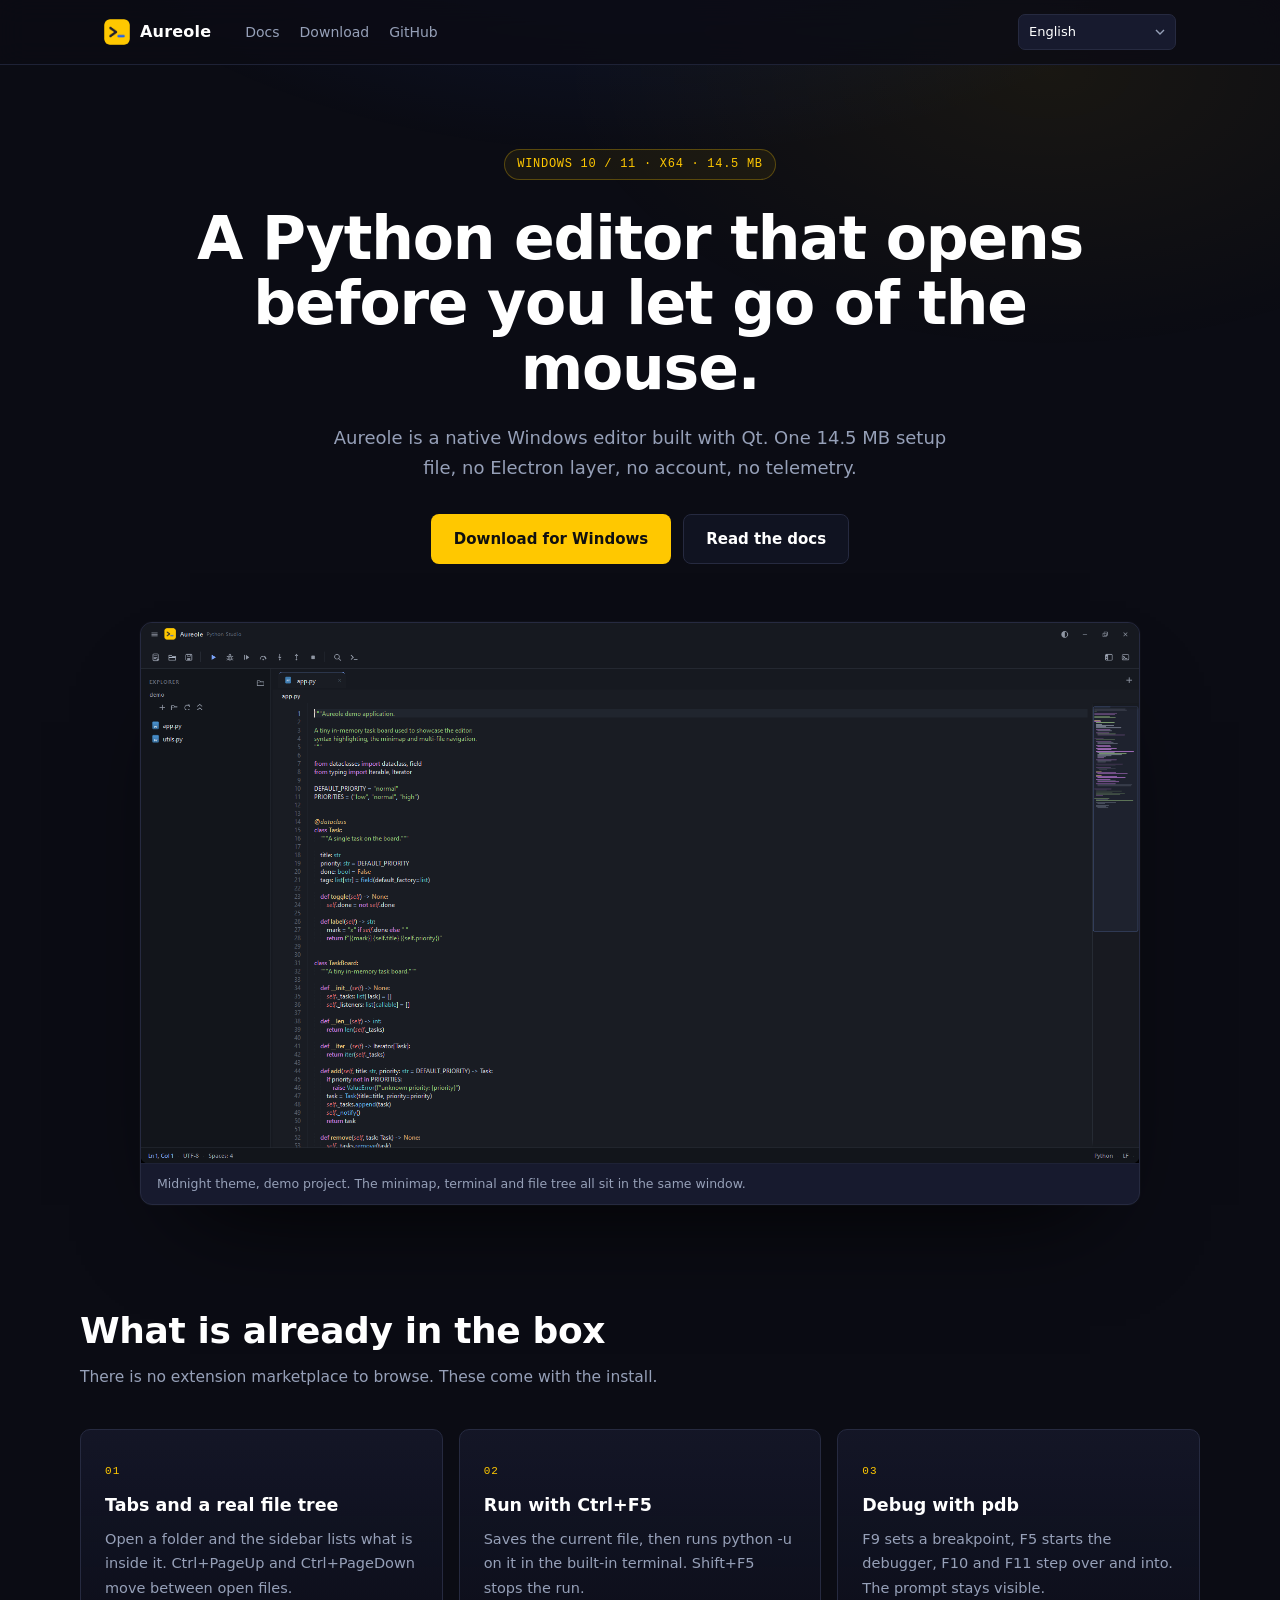
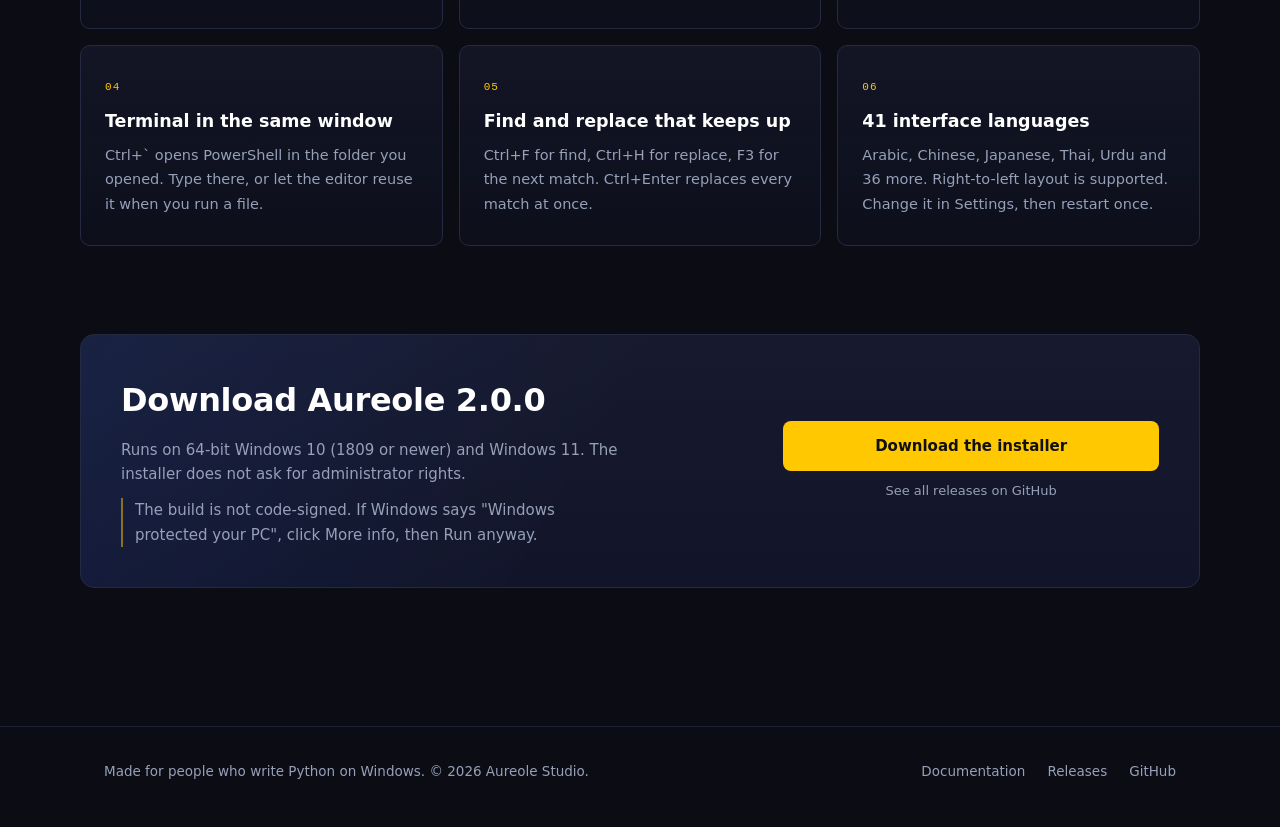
<file: index.html>
<!DOCTYPE html>
<html lang="en">
<head>
<meta charset="utf-8">
<meta name="viewport" content="width=device-width, initial-scale=1">
<title>Aureole · A Python editor for Windows</title>
<meta name="description" content="Aureole is a native Windows editor built with Qt. One 14.5 MB setup file, no Electron layer, no account, no telemetry.">
<meta name="theme-color" content="#0b0c14">
<link rel="icon" href="assets/img/favicon.ico">
<meta property="og:type" content="website">
<meta property="og:title" content="Aureole · A Python editor for Windows">
<meta property="og:description" content="Native Qt editor for Windows. Tabs, file tree, terminal, pdb debugging and 41 interface languages.">
<meta property="og:image" content="assets/img/editor.png">
<link rel="stylesheet" href="assets/css/site.css?v=2.0.1">
</head>
<body>
<a class="skip" href="#main">Skip to content</a>

<header class="site-header">
  <div class="wrap header-inner">
    <a class="brand" href="index.html">
      <img src="assets/img/favicon.ico" alt="" width="26" height="26">
      <span>Aureole</span>
    </a>
    <nav class="nav" aria-label="Main">
      <a href="docs.html" data-i18n="nav.docs">Docs</a>
      <a href="#download" data-i18n="nav.download">Download</a>
      <a href="https://github.com/xazBili/aureole" data-link="repo" data-i18n="nav.github">GitHub</a>
    </nav>
    <div class="header-right">
      <select id="lang-select" class="lang-select" aria-label="Language"></select>
    </div>
  </div>
</header>

<main id="main">
  <section class="hero wrap">
    <span class="kicker" data-i18n="hero.kicker">Windows 10 / 11 · x64 · 14.5 MB</span>
    <h1 data-i18n="hero.title">A Python editor that opens before you let go of the mouse.</h1>
    <p class="lead" data-i18n="hero.sub">Aureole is a native Windows editor built with Qt. One 14.5 MB setup file, no Electron layer, no account, no telemetry.</p>
    <div class="hero-actions">
      <a class="btn btn-primary" href="downloads/AureoleSetup-2.0.0.exe" data-link="download" data-i18n="hero.download">Download for Windows</a>
      <a class="btn btn-ghost" href="docs.html" data-link="docs" data-i18n="hero.docs">Read the docs</a>
    </div>

    <figure class="shot">
      <img src="assets/img/editor.png" alt="Aureole editor showing a Python file with the sidebar, minimap and status bar." width="1024" height="548" loading="lazy">
      <figcaption data-i18n="shot.caption">Midnight theme, demo project. The minimap, terminal and file tree all sit in the same window.</figcaption>
    </figure>
  </section>

  <section class="section wrap" id="features">
    <div class="section-head">
      <h2 data-i18n="feat.title">What is already in the box</h2>
      <p data-i18n="feat.sub">There is no extension marketplace to browse. These come with the install.</p>
    </div>

    <div class="features">
      <article class="card">
        <span class="num">01</span>
        <h3 data-i18n="f1.t">Tabs and a real file tree</h3>
        <p data-i18n="f1.d">Open a folder and the sidebar lists what is inside it. Ctrl+PageUp and Ctrl+PageDown move between open files.</p>
      </article>
      <article class="card">
        <span class="num">02</span>
        <h3 data-i18n="f2.t">Run with Ctrl+F5</h3>
        <p data-i18n="f2.d">Saves the current file, then runs python -u on it in the built-in terminal. Shift+F5 stops the run.</p>
      </article>
      <article class="card">
        <span class="num">03</span>
        <h3 data-i18n="f3.t">Debug with pdb</h3>
        <p data-i18n="f3.d">F9 sets a breakpoint, F5 starts the debugger, F10 and F11 step over and into. The prompt stays visible.</p>
      </article>
      <article class="card">
        <span class="num">04</span>
        <h3 data-i18n="f4.t">Terminal in the same window</h3>
        <p data-i18n="f4.d">Ctrl+` opens PowerShell in the folder you opened. Type there, or let the editor reuse it when you run a file.</p>
      </article>
      <article class="card">
        <span class="num">05</span>
        <h3 data-i18n="f5.t">Find and replace that keeps up</h3>
        <p data-i18n="f5.d">Ctrl+F for find, Ctrl+H for replace, F3 for the next match. Ctrl+Enter replaces every match at once.</p>
      </article>
      <article class="card">
        <span class="num">06</span>
        <h3 data-i18n="f6.t">41 interface languages</h3>
        <p data-i18n="f6.d">Arabic, Chinese, Japanese, Thai, Urdu and 36 more. Right-to-left layout is supported. Change it in Settings, then restart once.</p>
      </article>
    </div>
  </section>

  <section class="section wrap" id="download" style="padding-top: 10px;">
    <div class="download">
      <div>
        <h2 data-i18n="dl.title">Download Aureole 2.0.0</h2>
        <p data-i18n="dl.sub">Runs on 64-bit Windows 10 (1809 or newer) and Windows 11. The installer does not ask for administrator rights.</p>
        <p class="note" data-i18n="dl.note">The build is not code-signed. If Windows says "Windows protected your PC", click More info, then Run anyway.</p>
      </div>
      <div class="actions">
        <a class="btn btn-primary" href="downloads/AureoleSetup-2.0.0.exe" data-link="download" data-i18n="dl.button">Download the installer</a>
        <a class="alt-link" href="https://github.com/xazBili/aureole/releases" data-link="releases" data-i18n="dl.alt">See all releases on GitHub</a>
      </div>
    </div>
  </section>
</main>

<footer class="site-footer">
  <div class="wrap footer-inner">
    <p><span data-i18n="foot.line">Made for people who write Python on Windows.</span> © <span id="year">2026</span> Aureole Studio.</p>
    <div class="footer-links">
      <a href="docs.html" data-link="docs" data-i18n="foot.docs">Documentation</a>
      <a href="https://github.com/xazBili/aureole/releases" data-link="releases" data-i18n="foot.releases">Releases</a>
      <a href="https://github.com/xazBili/aureole" data-link="repo" data-i18n="foot.repo">GitHub</a>
    </div>
  </div>
</footer>

<script src="assets/js/config.js?v=2.0.1"></script>
<script src="assets/js/i18n-core.js?v=2.0.1"></script>
<script src="assets/js/i18n-1.js?v=2.0.1"></script>
<script src="assets/js/i18n-2.js?v=2.0.1"></script>
<script src="assets/js/i18n-3.js?v=2.0.1"></script>
<script src="assets/js/i18n-4.js?v=2.0.1"></script>
<script src="assets/js/site.js?v=2.0.1"></script>
</body>
</html>
</file>
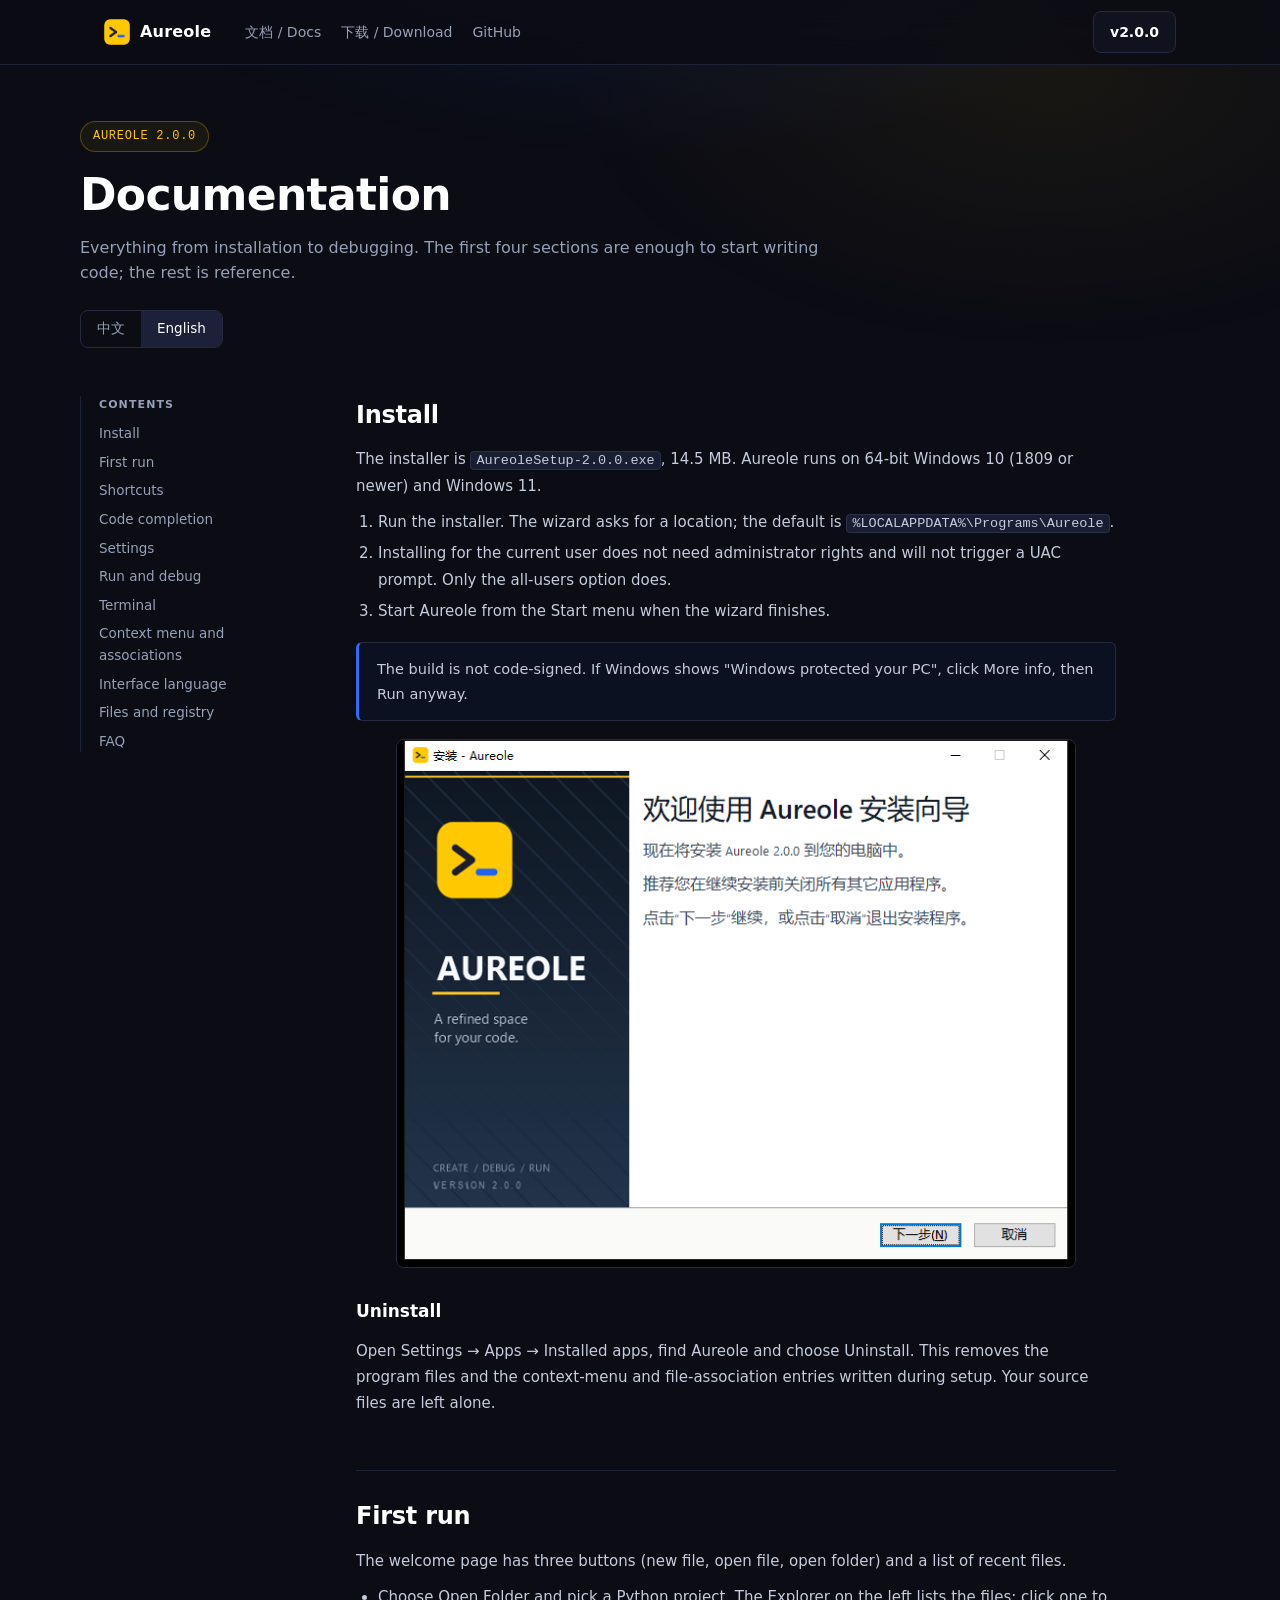
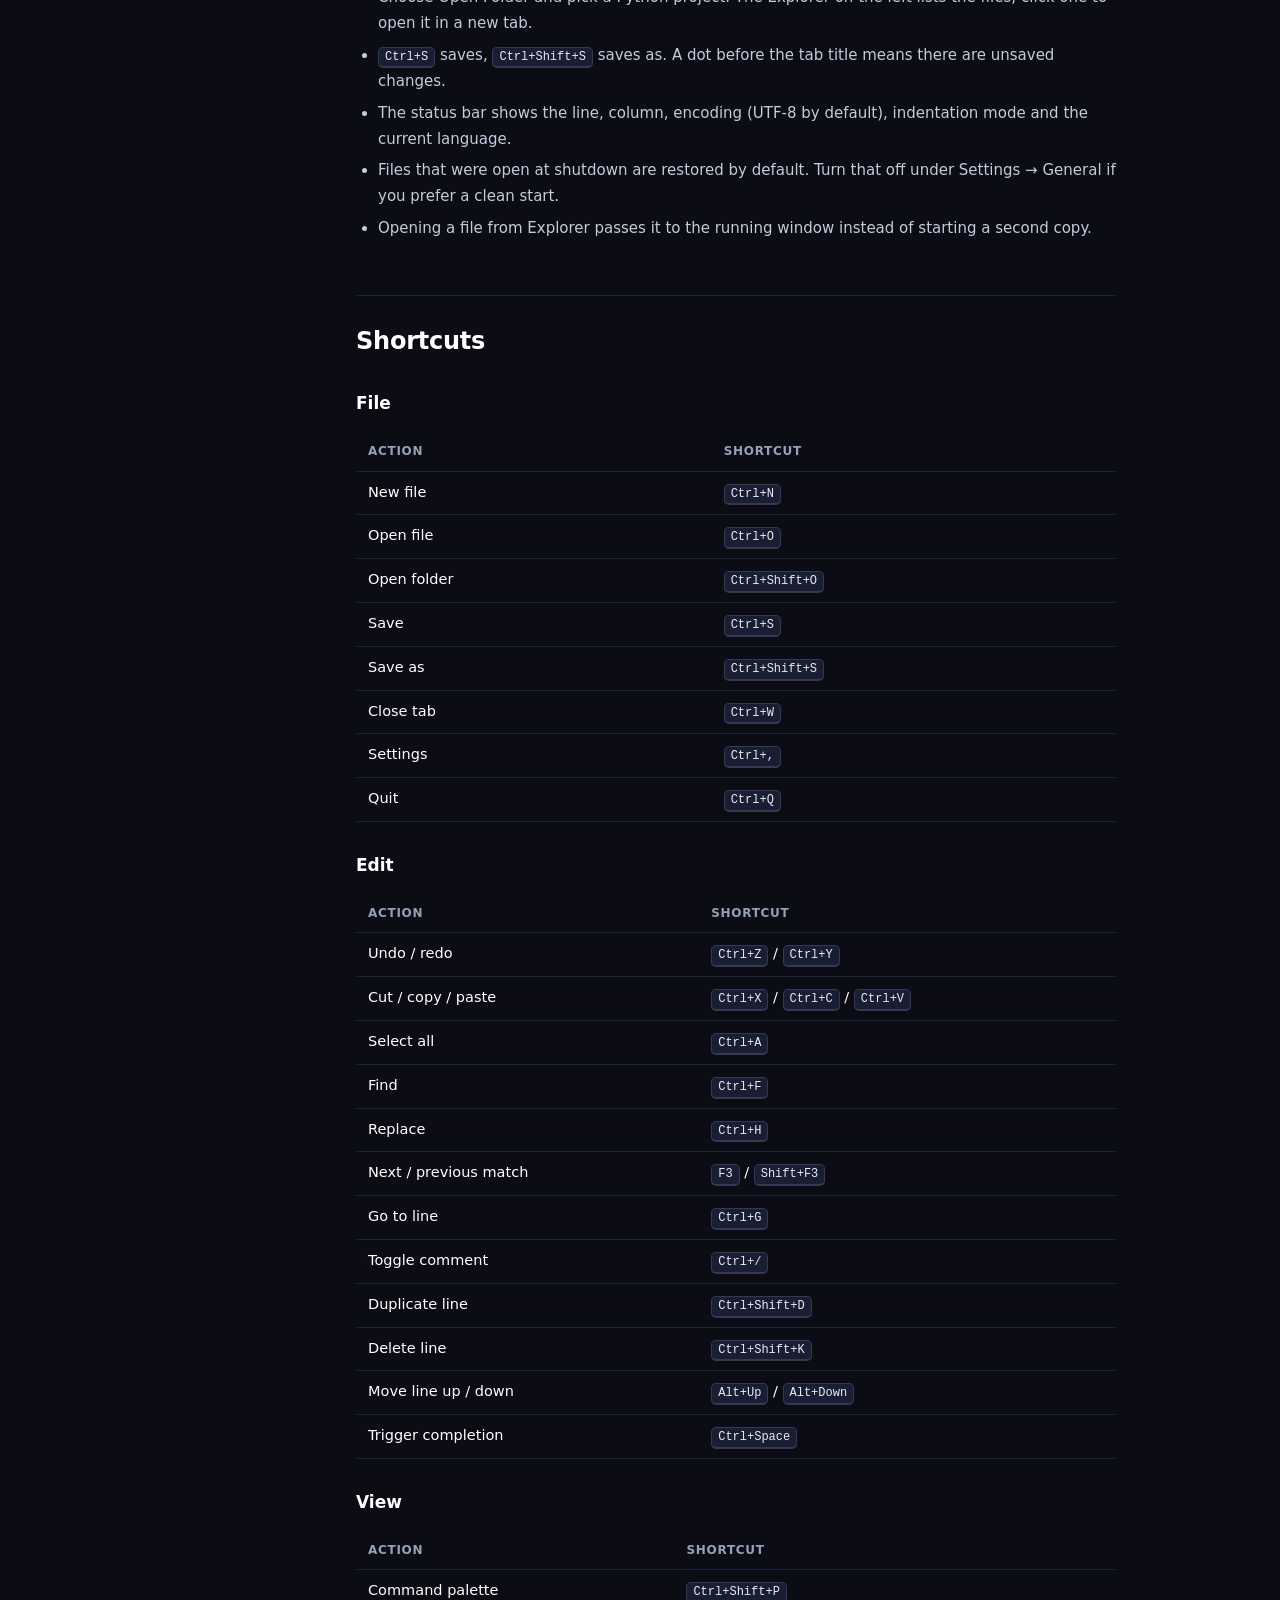
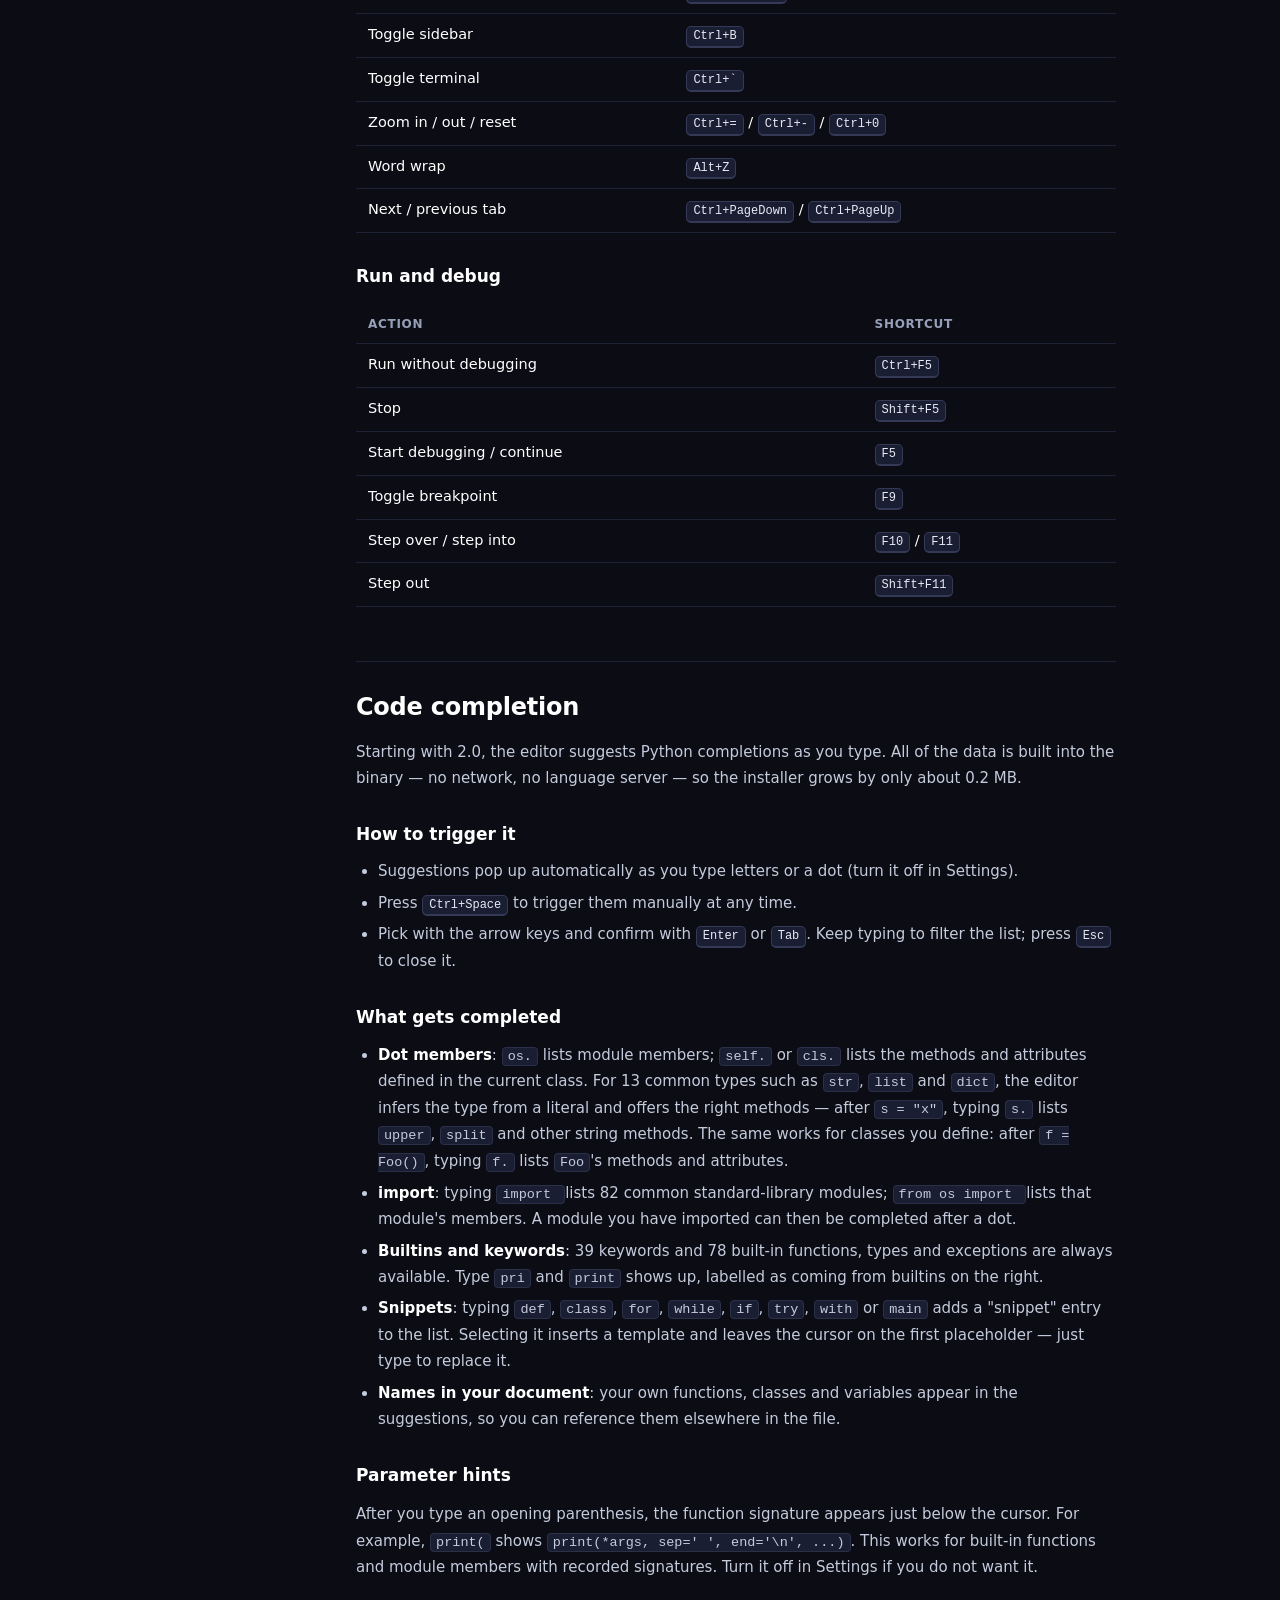
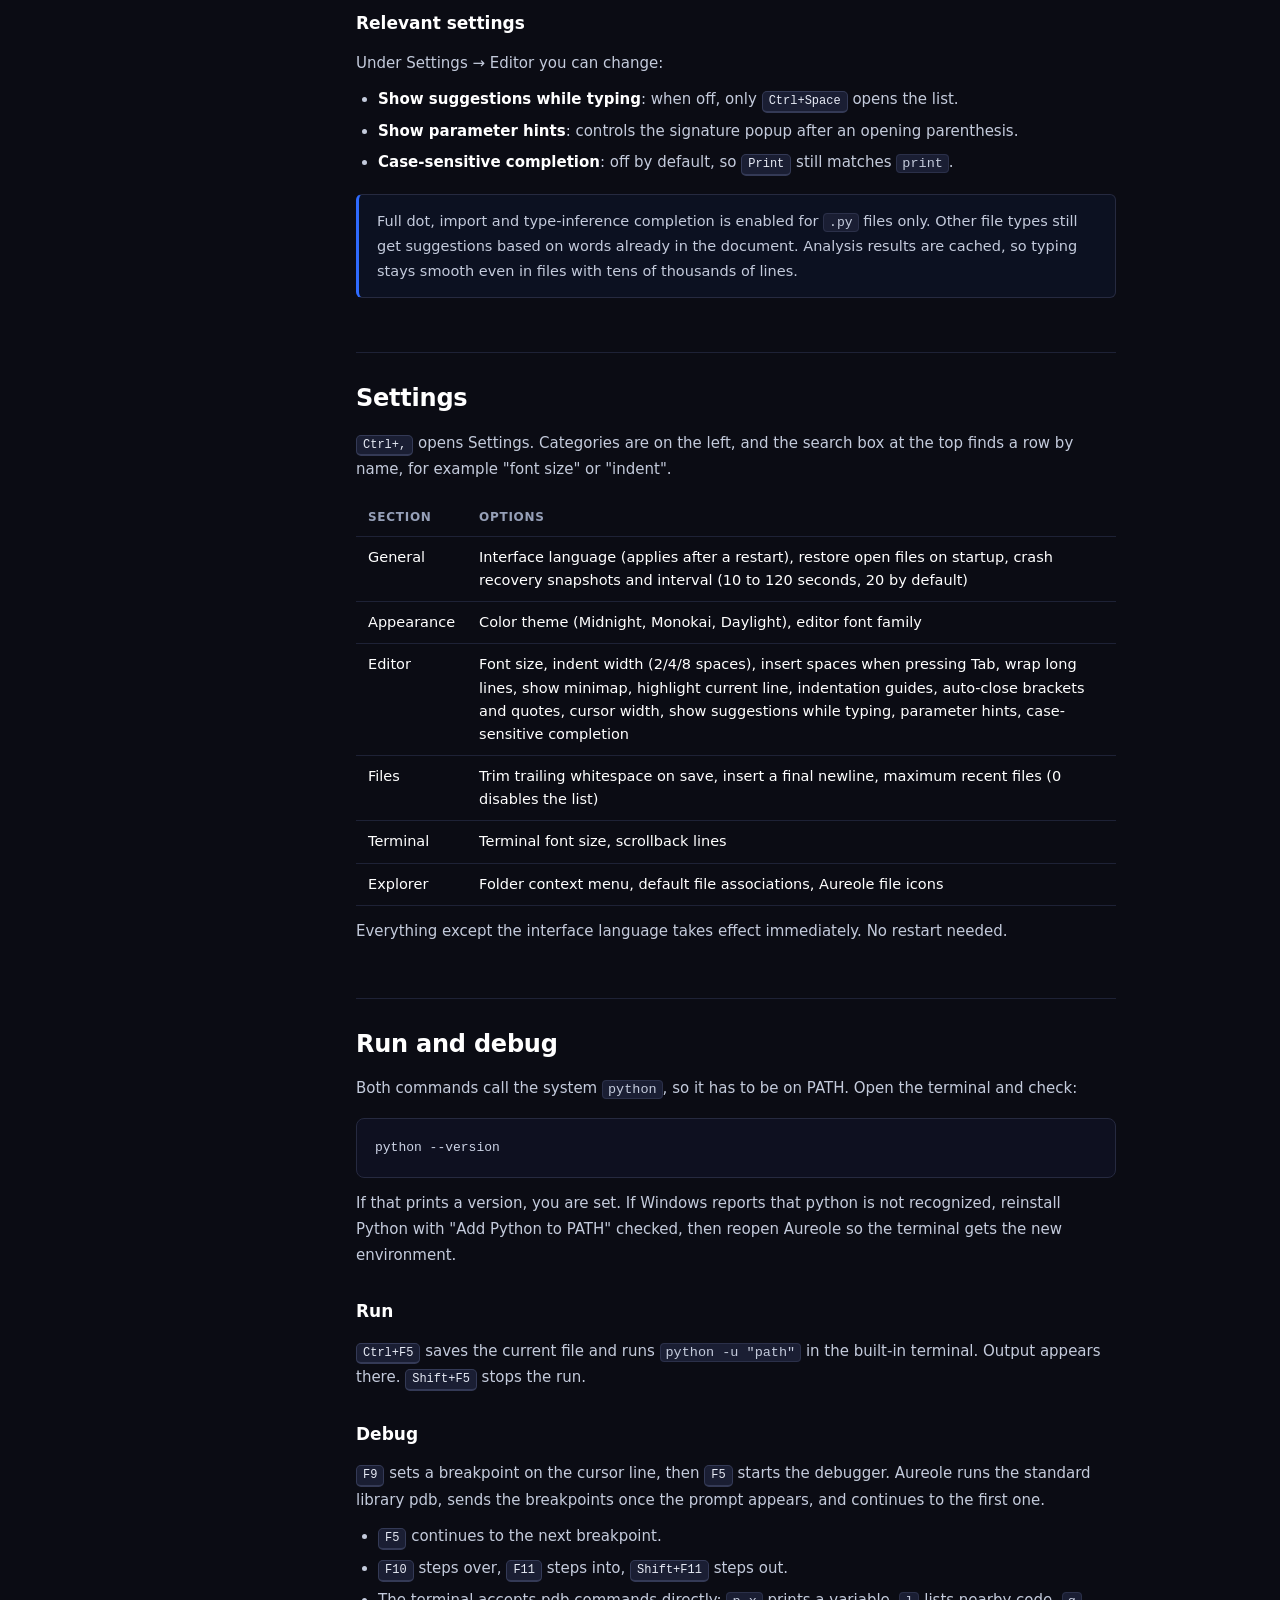
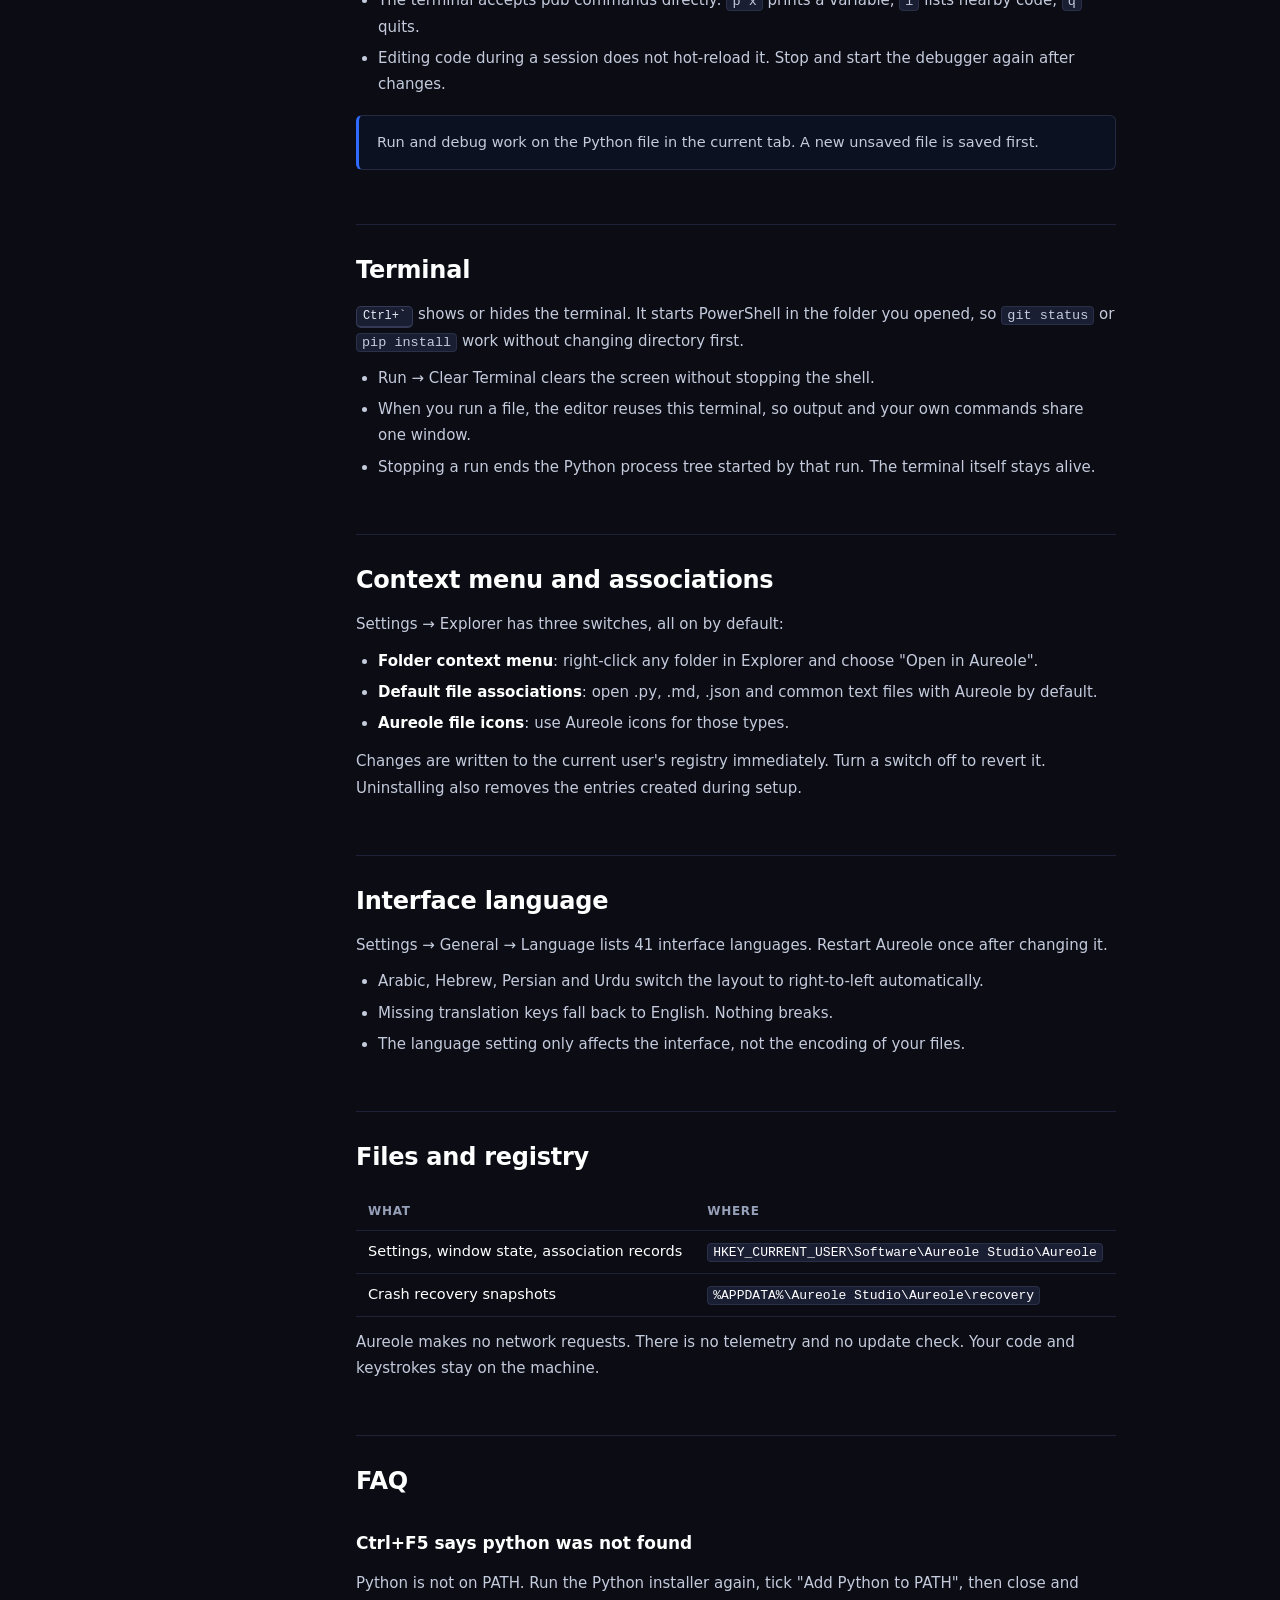
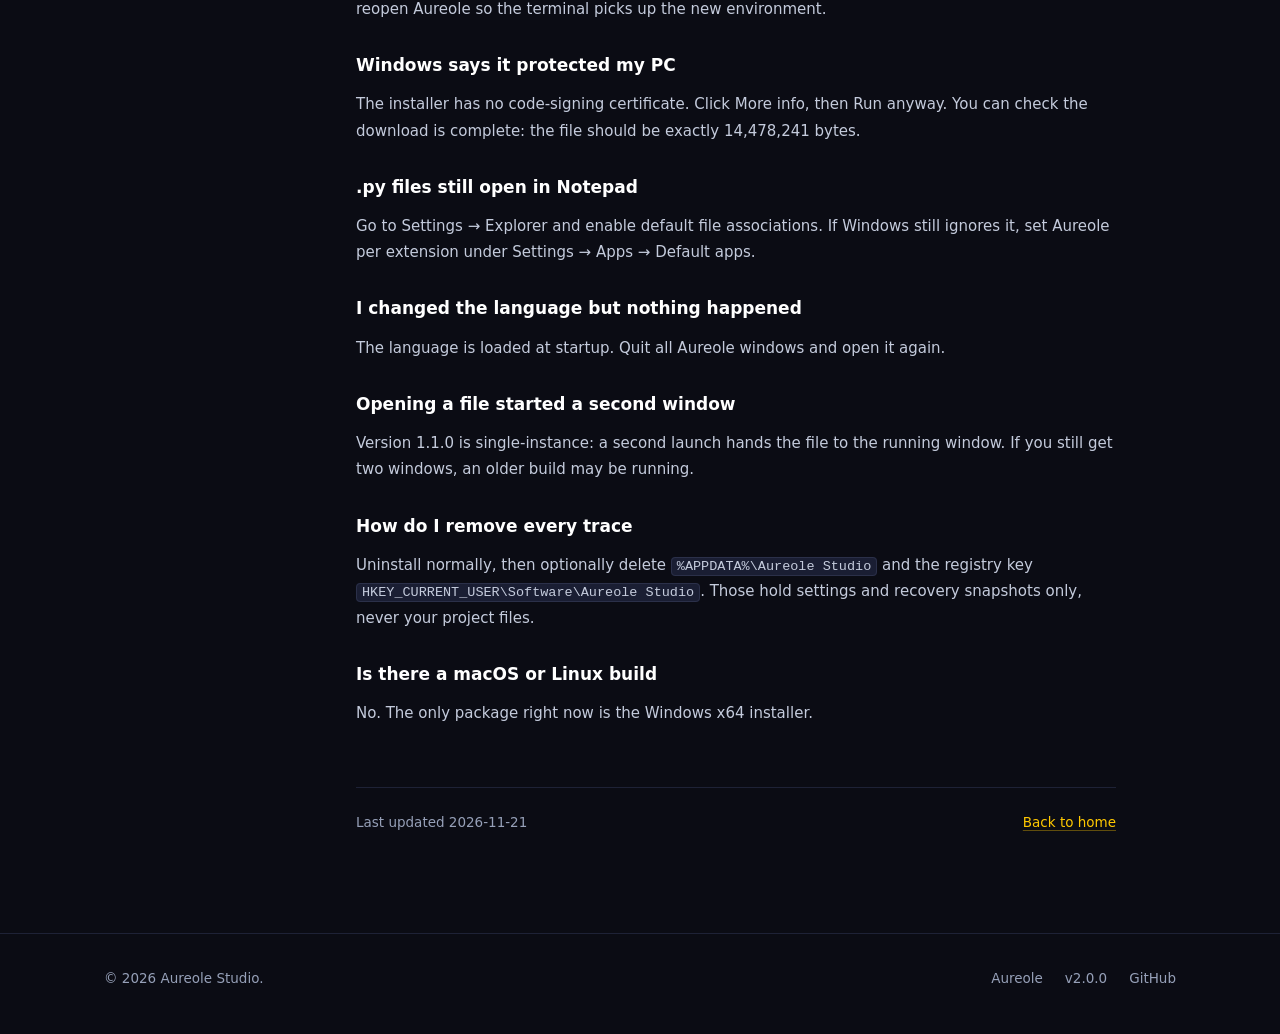
<file: docs.html>
<!DOCTYPE html>
<html lang="zh-CN">
<head>
<meta charset="utf-8">
<meta name="viewport" content="width=device-width, initial-scale=1">
<title>Aureole · 使用文档 / Documentation</title>
<meta name="description" content="Aureole 安装、快捷键、设置、运行与调试、终端、文件关联和常见问题。Install, shortcuts, settings, debugging and FAQ.">
<meta name="theme-color" content="#0b0c14">
<link rel="icon" href="assets/img/favicon.ico">
<link rel="stylesheet" href="assets/css/site.css?v=2.0.1">
</head>
<body>
<a class="skip" href="#main">Skip to content</a>

<header class="site-header">
  <div class="wrap header-inner">
    <a class="brand" href="index.html">
      <img src="assets/img/favicon.ico" alt="" width="26" height="26">
      <span>Aureole</span>
    </a>
    <nav class="nav" aria-label="Main">
      <a href="docs.html" aria-current="page">文档 / Docs</a>
      <a href="index.html#download">下载 / Download</a>
      <a href="https://github.com/xazBili/aureole">GitHub</a>
    </nav>
    <div class="header-right">
      <a class="btn btn-ghost btn-sm" href="index.html#download">v2.0.0</a>
    </div>
  </div>
</header>

<main id="main">
  <section class="wrap docs-main">
    <div class="docs-head">
      <span class="kicker">Aureole 2.0.0</span>
      <h1>
        <span data-doc-lang="zh">使用文档</span>
        <span data-doc-lang="en" hidden>Documentation</span>
      </h1>
      <p>
        <span data-doc-lang="zh">从安装到调试的完整说明。先看前四节就能开始写代码，后面的内容遇到问题再查。</span>
        <span data-doc-lang="en" hidden>Everything from installation to debugging. The first four sections are enough to start writing code; the rest is reference.</span>
      </p>
      <div class="docs-lang" role="group" aria-label="Documentation language">
        <button type="button" data-doc-btn="zh">中文</button>
        <button type="button" data-doc-btn="en">English</button>
      </div>
    </div>

    <div class="docs-layout">
      <aside class="toc" data-doc-lang="zh">
        <strong>目录</strong>
        <ol>
          <li><a href="#zh-install">安装</a></li>
          <li><a href="#zh-first">第一次打开</a></li>
          <li><a href="#zh-keys">快捷键</a></li>
          <li><a href="#zh-completion">智能补全</a></li>
          <li><a href="#zh-settings">设置</a></li>
          <li><a href="#zh-run">运行与调试</a></li>
          <li><a href="#zh-terminal">内置终端</a></li>
          <li><a href="#zh-shell">右键菜单与文件关联</a></li>
          <li><a href="#zh-language">界面语言</a></li>
          <li><a href="#zh-data">数据与位置</a></li>
          <li><a href="#zh-faq">常见问题</a></li>
        </ol>
      </aside>

      <aside class="toc" data-doc-lang="en" hidden>
        <strong>Contents</strong>
        <ol>
          <li><a href="#en-install">Install</a></li>
          <li><a href="#en-first">First run</a></li>
          <li><a href="#en-keys">Shortcuts</a></li>
          <li><a href="#en-completion">Code completion</a></li>
          <li><a href="#en-settings">Settings</a></li>
          <li><a href="#en-run">Run and debug</a></li>
          <li><a href="#en-terminal">Terminal</a></li>
          <li><a href="#en-shell">Context menu and associations</a></li>
          <li><a href="#en-language">Interface language</a></li>
          <li><a href="#en-data">Files and registry</a></li>
          <li><a href="#en-faq">FAQ</a></li>
        </ol>
      </aside>

      <article class="doc-body" data-doc-lang="zh">
        <h2 id="zh-install">安装</h2>
        <p>Aureole 2.0.0 的安装包是 <code>AureoleSetup-2.0.0.exe</code>，14.5 MB。系统要求是 64 位 Windows 10（1809 或更新）或 Windows 11。</p>
        <ol>
          <li>双击安装包。向导会先问安装位置，默认是 <code>%LOCALAPPDATA%\Programs\Aureole</code>。</li>
          <li>按默认方式安装时不需要管理员权限，不会弹 UAC。只有选择“为所有用户安装”时才需要。</li>
          <li>安装完成后从开始菜单启动 Aureole。</li>
        </ol>
        <div class="callout">安装包没有代码签名。如果 Windows 显示“Windows 已保护你的电脑”，点“更多信息”，再点“仍要运行”。</div>
        <figure>
          <img class="setup-shot" src="assets/img/setup.png?v=2.0.1" alt="Aureole 安装向导" width="692" height="529" loading="lazy">
        </figure>
        <h3>卸载</h3>
        <p>打开“设置 → 应用 → 已安装的应用”，找到 Aureole，选择卸载。卸载会删除程序文件和安装时写入的右键菜单、文件关联；你的代码文件不会被删除。</p>

        <h2 id="zh-first">第一次打开</h2>
        <p>首次启动会看到欢迎页，上面有新建文件、打开文件、打开文件夹三个按钮，以及最近打开过的文件列表。</p>
        <ul>
          <li>点“打开文件夹”，选一个 Python 项目。左侧资源管理器会列出里面的文件，点文件名即可在新标签页打开。</li>
          <li><kbd>Ctrl+S</kbd> 保存，<kbd>Ctrl+Shift+S</kbd> 另存为。标签页标题前的圆点表示有未保存的修改。</li>
          <li>底部状态栏显示行号、列号、编码（默认 UTF-8）、缩进方式（空格或制表符）和当前语言。</li>
          <li>默认会恢复上次关闭时打开的文件。不需要的话，在设置 → 常规里关掉“启动时恢复打开的文件”。</li>
          <li>从资源管理器双击文件时，文件会交给已经运行的窗口，不会再多开一个 Aureole。</li>
        </ul>

        <h2 id="zh-keys">快捷键</h2>
        <h3>文件</h3>
        <table>
          <thead><tr><th>操作</th><th>快捷键</th></tr></thead>
          <tbody>
            <tr><td>新建文件</td><td><kbd>Ctrl+N</kbd></td></tr>
            <tr><td>打开文件</td><td><kbd>Ctrl+O</kbd></td></tr>
            <tr><td>打开文件夹</td><td><kbd>Ctrl+Shift+O</kbd></td></tr>
            <tr><td>保存</td><td><kbd>Ctrl+S</kbd></td></tr>
            <tr><td>另存为</td><td><kbd>Ctrl+Shift+S</kbd></td></tr>
            <tr><td>关闭标签页</td><td><kbd>Ctrl+W</kbd></td></tr>
            <tr><td>设置</td><td><kbd>Ctrl+,</kbd></td></tr>
            <tr><td>退出</td><td><kbd>Ctrl+Q</kbd></td></tr>
          </tbody>
        </table>

        <h3>编辑</h3>
        <table>
          <thead><tr><th>操作</th><th>快捷键</th></tr></thead>
          <tbody>
            <tr><td>撤销 / 重做</td><td><kbd>Ctrl+Z</kbd> / <kbd>Ctrl+Y</kbd></td></tr>
            <tr><td>剪切 / 复制 / 粘贴</td><td><kbd>Ctrl+X</kbd> / <kbd>Ctrl+C</kbd> / <kbd>Ctrl+V</kbd></td></tr>
            <tr><td>全选</td><td><kbd>Ctrl+A</kbd></td></tr>
            <tr><td>查找</td><td><kbd>Ctrl+F</kbd></td></tr>
            <tr><td>替换</td><td><kbd>Ctrl+H</kbd></td></tr>
            <tr><td>下一个 / 上一个匹配</td><td><kbd>F3</kbd> / <kbd>Shift+F3</kbd></td></tr>
            <tr><td>跳到行</td><td><kbd>Ctrl+G</kbd></td></tr>
            <tr><td>切换注释</td><td><kbd>Ctrl+/</kbd></td></tr>
            <tr><td>复制当前行</td><td><kbd>Ctrl+Shift+D</kbd></td></tr>
            <tr><td>删除当前行</td><td><kbd>Ctrl+Shift+K</kbd></td></tr>
            <tr><td>上移 / 下移当前行</td><td><kbd>Alt+Up</kbd> / <kbd>Alt+Down</kbd></td></tr>
            <tr><td>触发补全</td><td><kbd>Ctrl+Space</kbd></td></tr>
          </tbody>
        </table>

        <h3>视图</h3>
        <table>
          <thead><tr><th>操作</th><th>快捷键</th></tr></thead>
          <tbody>
            <tr><td>命令面板</td><td><kbd>Ctrl+Shift+P</kbd></td></tr>
            <tr><td>显示 / 隐藏侧边栏</td><td><kbd>Ctrl+B</kbd></td></tr>
            <tr><td>显示 / 隐藏终端</td><td><kbd>Ctrl+`</kbd></td></tr>
            <tr><td>放大 / 缩小 / 重置字号</td><td><kbd>Ctrl+=</kbd> / <kbd>Ctrl+-</kbd> / <kbd>Ctrl+0</kbd></td></tr>
            <tr><td>自动换行</td><td><kbd>Alt+Z</kbd></td></tr>
            <tr><td>下一个 / 上一个标签页</td><td><kbd>Ctrl+PageDown</kbd> / <kbd>Ctrl+PageUp</kbd></td></tr>
          </tbody>
        </table>

        <h3>运行与调试</h3>
        <table>
          <thead><tr><th>操作</th><th>快捷键</th></tr></thead>
          <tbody>
            <tr><td>运行（不调试）</td><td><kbd>Ctrl+F5</kbd></td></tr>
            <tr><td>停止运行</td><td><kbd>Shift+F5</kbd></td></tr>
            <tr><td>开始调试 / 继续</td><td><kbd>F5</kbd></td></tr>
            <tr><td>切换断点</td><td><kbd>F9</kbd></td></tr>
            <tr><td>单步跳过 / 单步进入</td><td><kbd>F10</kbd> / <kbd>F11</kbd></td></tr>
            <tr><td>跳出函数</td><td><kbd>Shift+F11</kbd></td></tr>
          </tbody>
        </table>

        <h2 id="zh-completion">智能补全</h2>
        <p>2.0 起，编辑器在你输入时给出 Python 补全建议。所有数据都内置在程序里，不联网、不依赖语言服务器，安装包因此只增加了约 0.2 MB。</p>
        <h3>触发方式</h3>
        <ul>
          <li>输入字母或点号时自动弹出建议（可在设置里关闭）。</li>
          <li>任何时候按 <kbd>Ctrl+Space</kbd> 手动触发。</li>
          <li>用方向键选择，<kbd>Enter</kbd> 或 <kbd>Tab</kbd> 确认；继续输入会过滤列表，按 <kbd>Esc</kbd> 关闭。</li>
        </ul>
        <h3>能补全什么</h3>
        <ul>
          <li><strong>点号成员</strong>：输入 <code>os.</code> 列出模块成员；<code>self.</code> 或 <code>cls.</code> 列出当前类里定义的方法和属性。对 <code>str</code>、<code>list</code>、<code>dict</code> 等 13 种常见类型，编辑器会从字面量推断类型并给出对应方法——例如 <code>s = "x"</code> 之后输入 <code>s.</code>，会列出 <code>upper</code>、<code>split</code> 等字符串方法。自己也定义的类同样适用：<code>f = Foo()</code> 之后输入 <code>f.</code>，会列出 <code>Foo</code> 的方法和属性。</li>
          <li><strong>import</strong>：输入 <code>import </code> 时列出 82 个常见标准库模块；<code>from os import </code> 列出该模块的成员。已经 import 的模块可以直接用点号补全。</li>
          <li><strong>内建与关键字</strong>：39 个关键字和 78 个内建函数、类型、异常随时可补。输入 <code>pri</code> 会出现 <code>print</code>，右侧标注它来自 builtins。</li>
          <li><strong>代码片段</strong>：输入 <code>def</code>、<code>class</code>、<code>for</code>、<code>while</code>、<code>if</code>、<code>try</code>、<code>with</code>、<code>main</code> 时，候选里会多出标着 “snippet” 的条目。选中后插入模板，光标落在第一个占位符上，直接输入就能替换。</li>
          <li><strong>当前文档里的名字</strong>：你自己定义的函数、类和变量也会出现在候选里，方便在文件别处引用。</li>
        </ul>
        <h3>参数提示</h3>
        <p>输入左括号后，编辑器会在光标下方显示函数签名。例如 <code>print(</code> 会提示 <code>print(*args, sep=' ', end='\n', ...)</code>。内建函数和有签名记录的模块成员都支持。不需要时可在设置里关闭。</p>
        <h3>相关设置</h3>
        <p>在 设置 → 编辑器 里可以调整：</p>
        <ul>
          <li><strong>输入时自动显示建议</strong>：关掉后，只有按 <kbd>Ctrl+Space</kbd> 才会弹出补全。</li>
          <li><strong>显示参数提示</strong>：控制左括号后的签名浮层。</li>
          <li><strong>补全区分大小写</strong>：默认不区分，所以输入 <kbd>Print</kbd> 仍能匹配到 <code>print</code>。</li>
        </ul>
        <div class="callout">完整的点号、import 和类型推断补全只对 <code>.py</code> 文件启用；其他类型的文件仍按文档里已出现的词给出建议。分析结果带缓存，在上万行的文件里输入也不会卡顿。</div>

        <h2 id="zh-settings">设置</h2>
        <p>按 <kbd>Ctrl+,</kbd> 打开设置。左侧是分类，顶部有搜索框，直接输入“字号”或“缩进”就能定位到对应项。</p>
        <table>
          <thead><tr><th>分类</th><th>内容</th></tr></thead>
          <tbody>
            <tr><td>常规</td><td>界面语言（重启后生效）、启动时恢复打开的文件、崩溃恢复快照及间隔（10 到 120 秒，默认 20 秒）</td></tr>
            <tr><td>外观</td><td>配色主题（Midnight、Monokai、Daylight）、编辑器字体</td></tr>
            <tr><td>编辑器</td><td>字号、缩进宽度（2/4/8 空格）、Tab 插入空格、自动换行、显示缩略图、高亮当前行、缩进参考线、自动闭合括号和引号、光标宽度、输入时自动显示补全建议、参数提示、补全区分大小写</td></tr>
            <tr><td>文件</td><td>保存时删除行尾空格、保存时补最后一个换行、最近文件数量上限（设为 0 关闭）</td></tr>
            <tr><td>终端</td><td>终端字号、回滚行数</td></tr>
            <tr><td>资源管理器</td><td>文件夹右键菜单、默认文件关联、Aureole 文件图标</td></tr>
          </tbody>
        </table>
        <p>除界面语言外，所有设置改完立即生效，不需要重启程序。</p>

        <h2 id="zh-run">运行与调试</h2>
        <p>运行和调试都调用系统的 <code>python</code>，所以先确认它已经加入 PATH。打开内置终端，输入：</p>
        <pre><code>python --version</code></pre>
        <p>能显示版本号就可以继续。提示“不是内部或外部命令”，说明需要重新安装 Python 并勾选“Add Python to PATH”。</p>

        <h3>运行</h3>
        <p>按 <kbd>Ctrl+F5</kbd>，编辑器会先保存当前文件，再在终端里执行 <code>python -u "文件路径"</code>。输出直接显示在内置终端里，按 <kbd>Shift+F5</kbd> 结束运行。</p>

        <h3>调试</h3>
        <p>按 <kbd>F9</kbd> 在光标所在行设置断点，再按 <kbd>F5</kbd> 启动调试。Aureole 调用的是标准库的 pdb，断点会在调试开始后自动下发，程序停在断点处。</p>
        <ul>
          <li><kbd>F5</kbd> 继续运行到下一个断点。</li>
          <li><kbd>F10</kbd> 单步跳过，<kbd>F11</kbd> 单步进入，<kbd>Shift+F11</kbd> 跳出当前函数。</li>
          <li>终端里可以直接输入 pdb 命令，例如 <code>p x</code> 查看变量、<code>l</code> 查看附近代码、<code>q</code> 退出。</li>
          <li>调试期间编辑代码不会热更新，修改后需要停止并重新启动调试。</li>
        </ul>
        <div class="callout">目前只支持对当前标签页里的 Python 文件运行和调试。未保存的新文件会先提示保存。</div>

        <h2 id="zh-terminal">内置终端</h2>
        <p>按 <kbd>Ctrl+`</kbd> 打开或收起终端。启动的是 PowerShell，工作目录就是你当前打开的文件夹，所以可以直接运行 <code>git status</code>、<code>pip install</code> 之类的命令。</p>
        <ul>
          <li>“运行”菜单里有“清空终端”，只清屏，不结束当前进程。</li>
          <li>按 <kbd>Ctrl+F5</kbd> 运行脚本时，编辑器复用这个终端，输出和你的手动命令在同一个窗口里。</li>
          <li>停止运行会结束由这次运行启动的 python 进程树；终端本身继续可用。</li>
        </ul>

        <h2 id="zh-shell">右键菜单与文件关联</h2>
        <p>在设置 → 资源管理器里有三个开关，默认开启：</p>
        <ul>
          <li><strong>文件夹右键菜单</strong>：在资源管理器中右键任意文件夹，多出“在 Aureole 中打开”。</li>
          <li><strong>默认文件关联</strong>：让 .py、.md、.json 和常见文本文件默认用 Aureole 打开。</li>
          <li><strong>Aureole 文件图标</strong>：给这些关联类型换成 Aureole 的图标。</li>
        </ul>
        <p>开关改完立即写入当前用户的注册表，不需要重启。想恢复原状，把开关关掉即可；卸载时也会清理安装时写入的项。</p>

        <h2 id="zh-language">界面语言</h2>
        <p>设置 → 常规 → 语言，共有 41 种界面语言。选好后需要重启 Aureole 一次才会应用。</p>
        <ul>
          <li>阿拉伯语、希伯来语、波斯语和乌尔都语会自动切换为从右到左的排版。</li>
          <li>个别翻译缺项会回退显示英文，不影响使用。</li>
          <li>语言只影响界面，不会改变代码文件的编码。</li>
        </ul>

        <h2 id="zh-data">数据与位置</h2>
        <table>
          <thead><tr><th>内容</th><th>位置</th></tr></thead>
          <tbody>
            <tr><td>设置、窗口状态、关联记录</td><td><code>HKEY_CURRENT_USER\Software\Aureole Studio\Aureole</code></td></tr>
            <tr><td>崩溃恢复快照</td><td><code>%APPDATA%\Aureole Studio\Aureole\recovery</code></td></tr>
          </tbody>
        </table>
        <p>Aureole 不联网，没有遥测，也不会检查更新。你的代码和输入内容不会离开本机。</p>

        <h2 id="zh-faq">常见问题</h2>
        <h3>按 Ctrl+F5 提示找不到 python</h3>
        <p>Python 没有加入 PATH。重新运行 Python 安装程序，勾选“Add Python to PATH”，然后关掉 Aureole 再打开，让终端拿到新的环境变量。</p>
        <h3>Windows 提示“已保护你的电脑”</h3>
        <p>安装包没有购买代码签名证书。点“更多信息”，再点“仍要运行”即可。下载后可以核对文件大小是否为 14,478,241 字节。</p>
        <h3>双击 .py 文件还是用记事本打开</h3>
        <p>到设置 → 资源管理器，打开“默认文件关联”。如果仍然无效，在 Windows 的“设置 → 应用 → 默认应用”里按扩展名指定 Aureole。</p>
        <h3>改了语言但没有变化</h3>
        <p>语言在启动时加载，需要完全退出再打开。关闭所有 Aureole 窗口后重新启动即可。</p>
        <h3>双击文件却开了第二个窗口</h3>
        <p>1.1.0 起是单实例，第二次启动会把文件交给已运行的窗口。如果仍然多开，检查是否有旧版本仍在运行。</p>
        <h3>怎么彻底清除 Aureole 的痕迹</h3>
        <p>先正常卸载，再按需删除 <code>%APPDATA%\Aureole Studio</code> 和注册表项 <code>HKEY_CURRENT_USER\Software\Aureole Studio</code>。这两处只存设置和恢复快照，不存你的项目文件。</p>
        <h3>有 macOS 或 Linux 版本吗</h3>
        <p>没有。目前只有 Windows x64 安装包。</p>

        <div class="docs-foot">
          <span>最后更新 2026-11-21</span>
          <a href="index.html">返回首页</a>
        </div>
      </article>

      <article class="doc-body" data-doc-lang="en" hidden>
        <h2 id="en-install">Install</h2>
        <p>The installer is <code>AureoleSetup-2.0.0.exe</code>, 14.5 MB. Aureole runs on 64-bit Windows 10 (1809 or newer) and Windows 11.</p>
        <ol>
          <li>Run the installer. The wizard asks for a location; the default is <code>%LOCALAPPDATA%\Programs\Aureole</code>.</li>
          <li>Installing for the current user does not need administrator rights and will not trigger a UAC prompt. Only the all-users option does.</li>
          <li>Start Aureole from the Start menu when the wizard finishes.</li>
        </ol>
        <div class="callout">The build is not code-signed. If Windows shows "Windows protected your PC", click More info, then Run anyway.</div>
        <figure>
          <img class="setup-shot" src="assets/img/setup.png?v=2.0.1" alt="Aureole setup wizard" width="692" height="529" loading="lazy">
        </figure>
        <h3>Uninstall</h3>
        <p>Open Settings → Apps → Installed apps, find Aureole and choose Uninstall. This removes the program files and the context-menu and file-association entries written during setup. Your source files are left alone.</p>

        <h2 id="en-first">First run</h2>
        <p>The welcome page has three buttons (new file, open file, open folder) and a list of recent files.</p>
        <ul>
          <li>Choose Open Folder and pick a Python project. The Explorer on the left lists the files; click one to open it in a new tab.</li>
          <li><kbd>Ctrl+S</kbd> saves, <kbd>Ctrl+Shift+S</kbd> saves as. A dot before the tab title means there are unsaved changes.</li>
          <li>The status bar shows the line, column, encoding (UTF-8 by default), indentation mode and the current language.</li>
          <li>Files that were open at shutdown are restored by default. Turn that off under Settings → General if you prefer a clean start.</li>
          <li>Opening a file from Explorer passes it to the running window instead of starting a second copy.</li>
        </ul>

        <h2 id="en-keys">Shortcuts</h2>
        <h3>File</h3>
        <table>
          <thead><tr><th>Action</th><th>Shortcut</th></tr></thead>
          <tbody>
            <tr><td>New file</td><td><kbd>Ctrl+N</kbd></td></tr>
            <tr><td>Open file</td><td><kbd>Ctrl+O</kbd></td></tr>
            <tr><td>Open folder</td><td><kbd>Ctrl+Shift+O</kbd></td></tr>
            <tr><td>Save</td><td><kbd>Ctrl+S</kbd></td></tr>
            <tr><td>Save as</td><td><kbd>Ctrl+Shift+S</kbd></td></tr>
            <tr><td>Close tab</td><td><kbd>Ctrl+W</kbd></td></tr>
            <tr><td>Settings</td><td><kbd>Ctrl+,</kbd></td></tr>
            <tr><td>Quit</td><td><kbd>Ctrl+Q</kbd></td></tr>
          </tbody>
        </table>

        <h3>Edit</h3>
        <table>
          <thead><tr><th>Action</th><th>Shortcut</th></tr></thead>
          <tbody>
            <tr><td>Undo / redo</td><td><kbd>Ctrl+Z</kbd> / <kbd>Ctrl+Y</kbd></td></tr>
            <tr><td>Cut / copy / paste</td><td><kbd>Ctrl+X</kbd> / <kbd>Ctrl+C</kbd> / <kbd>Ctrl+V</kbd></td></tr>
            <tr><td>Select all</td><td><kbd>Ctrl+A</kbd></td></tr>
            <tr><td>Find</td><td><kbd>Ctrl+F</kbd></td></tr>
            <tr><td>Replace</td><td><kbd>Ctrl+H</kbd></td></tr>
            <tr><td>Next / previous match</td><td><kbd>F3</kbd> / <kbd>Shift+F3</kbd></td></tr>
            <tr><td>Go to line</td><td><kbd>Ctrl+G</kbd></td></tr>
            <tr><td>Toggle comment</td><td><kbd>Ctrl+/</kbd></td></tr>
            <tr><td>Duplicate line</td><td><kbd>Ctrl+Shift+D</kbd></td></tr>
            <tr><td>Delete line</td><td><kbd>Ctrl+Shift+K</kbd></td></tr>
            <tr><td>Move line up / down</td><td><kbd>Alt+Up</kbd> / <kbd>Alt+Down</kbd></td></tr>
            <tr><td>Trigger completion</td><td><kbd>Ctrl+Space</kbd></td></tr>
          </tbody>
        </table>

        <h3>View</h3>
        <table>
          <thead><tr><th>Action</th><th>Shortcut</th></tr></thead>
          <tbody>
            <tr><td>Command palette</td><td><kbd>Ctrl+Shift+P</kbd></td></tr>
            <tr><td>Toggle sidebar</td><td><kbd>Ctrl+B</kbd></td></tr>
            <tr><td>Toggle terminal</td><td><kbd>Ctrl+`</kbd></td></tr>
            <tr><td>Zoom in / out / reset</td><td><kbd>Ctrl+=</kbd> / <kbd>Ctrl+-</kbd> / <kbd>Ctrl+0</kbd></td></tr>
            <tr><td>Word wrap</td><td><kbd>Alt+Z</kbd></td></tr>
            <tr><td>Next / previous tab</td><td><kbd>Ctrl+PageDown</kbd> / <kbd>Ctrl+PageUp</kbd></td></tr>
          </tbody>
        </table>

        <h3>Run and debug</h3>
        <table>
          <thead><tr><th>Action</th><th>Shortcut</th></tr></thead>
          <tbody>
            <tr><td>Run without debugging</td><td><kbd>Ctrl+F5</kbd></td></tr>
            <tr><td>Stop</td><td><kbd>Shift+F5</kbd></td></tr>
            <tr><td>Start debugging / continue</td><td><kbd>F5</kbd></td></tr>
            <tr><td>Toggle breakpoint</td><td><kbd>F9</kbd></td></tr>
            <tr><td>Step over / step into</td><td><kbd>F10</kbd> / <kbd>F11</kbd></td></tr>
            <tr><td>Step out</td><td><kbd>Shift+F11</kbd></td></tr>
          </tbody>
        </table>

        <h2 id="en-completion">Code completion</h2>
        <p>Starting with 2.0, the editor suggests Python completions as you type. All of the data is built into the binary — no network, no language server — so the installer grows by only about 0.2 MB.</p>
        <h3>How to trigger it</h3>
        <ul>
          <li>Suggestions pop up automatically as you type letters or a dot (turn it off in Settings).</li>
          <li>Press <kbd>Ctrl+Space</kbd> to trigger them manually at any time.</li>
          <li>Pick with the arrow keys and confirm with <kbd>Enter</kbd> or <kbd>Tab</kbd>. Keep typing to filter the list; press <kbd>Esc</kbd> to close it.</li>
        </ul>
        <h3>What gets completed</h3>
        <ul>
          <li><strong>Dot members</strong>: <code>os.</code> lists module members; <code>self.</code> or <code>cls.</code> lists the methods and attributes defined in the current class. For 13 common types such as <code>str</code>, <code>list</code> and <code>dict</code>, the editor infers the type from a literal and offers the right methods — after <code>s = "x"</code>, typing <code>s.</code> lists <code>upper</code>, <code>split</code> and other string methods. The same works for classes you define: after <code>f = Foo()</code>, typing <code>f.</code> lists <code>Foo</code>'s methods and attributes.</li>
          <li><strong>import</strong>: typing <code>import </code> lists 82 common standard-library modules; <code>from os import </code> lists that module's members. A module you have imported can then be completed after a dot.</li>
          <li><strong>Builtins and keywords</strong>: 39 keywords and 78 built-in functions, types and exceptions are always available. Type <code>pri</code> and <code>print</code> shows up, labelled as coming from builtins on the right.</li>
          <li><strong>Snippets</strong>: typing <code>def</code>, <code>class</code>, <code>for</code>, <code>while</code>, <code>if</code>, <code>try</code>, <code>with</code> or <code>main</code> adds a "snippet" entry to the list. Selecting it inserts a template and leaves the cursor on the first placeholder — just type to replace it.</li>
          <li><strong>Names in your document</strong>: your own functions, classes and variables appear in the suggestions, so you can reference them elsewhere in the file.</li>
        </ul>
        <h3>Parameter hints</h3>
        <p>After you type an opening parenthesis, the function signature appears just below the cursor. For example, <code>print(</code> shows <code>print(*args, sep=' ', end='\n', ...)</code>. This works for built-in functions and module members with recorded signatures. Turn it off in Settings if you do not want it.</p>
        <h3>Relevant settings</h3>
        <p>Under Settings → Editor you can change:</p>
        <ul>
          <li><strong>Show suggestions while typing</strong>: when off, only <kbd>Ctrl+Space</kbd> opens the list.</li>
          <li><strong>Show parameter hints</strong>: controls the signature popup after an opening parenthesis.</li>
          <li><strong>Case-sensitive completion</strong>: off by default, so <kbd>Print</kbd> still matches <code>print</code>.</li>
        </ul>
        <div class="callout">Full dot, import and type-inference completion is enabled for <code>.py</code> files only. Other file types still get suggestions based on words already in the document. Analysis results are cached, so typing stays smooth even in files with tens of thousands of lines.</div>

        <h2 id="en-settings">Settings</h2>
        <p><kbd>Ctrl+,</kbd> opens Settings. Categories are on the left, and the search box at the top finds a row by name, for example "font size" or "indent".</p>
        <table>
          <thead><tr><th>Section</th><th>Options</th></tr></thead>
          <tbody>
            <tr><td>General</td><td>Interface language (applies after a restart), restore open files on startup, crash recovery snapshots and interval (10 to 120 seconds, 20 by default)</td></tr>
            <tr><td>Appearance</td><td>Color theme (Midnight, Monokai, Daylight), editor font family</td></tr>
            <tr><td>Editor</td><td>Font size, indent width (2/4/8 spaces), insert spaces when pressing Tab, wrap long lines, show minimap, highlight current line, indentation guides, auto-close brackets and quotes, cursor width, show suggestions while typing, parameter hints, case-sensitive completion</td></tr>
            <tr><td>Files</td><td>Trim trailing whitespace on save, insert a final newline, maximum recent files (0 disables the list)</td></tr>
            <tr><td>Terminal</td><td>Terminal font size, scrollback lines</td></tr>
            <tr><td>Explorer</td><td>Folder context menu, default file associations, Aureole file icons</td></tr>
          </tbody>
        </table>
        <p>Everything except the interface language takes effect immediately. No restart needed.</p>

        <h2 id="en-run">Run and debug</h2>
        <p>Both commands call the system <code>python</code>, so it has to be on PATH. Open the terminal and check:</p>
        <pre><code>python --version</code></pre>
        <p>If that prints a version, you are set. If Windows reports that python is not recognized, reinstall Python with "Add Python to PATH" checked, then reopen Aureole so the terminal gets the new environment.</p>

        <h3>Run</h3>
        <p><kbd>Ctrl+F5</kbd> saves the current file and runs <code>python -u "path"</code> in the built-in terminal. Output appears there. <kbd>Shift+F5</kbd> stops the run.</p>

        <h3>Debug</h3>
        <p><kbd>F9</kbd> sets a breakpoint on the cursor line, then <kbd>F5</kbd> starts the debugger. Aureole runs the standard library pdb, sends the breakpoints once the prompt appears, and continues to the first one.</p>
        <ul>
          <li><kbd>F5</kbd> continues to the next breakpoint.</li>
          <li><kbd>F10</kbd> steps over, <kbd>F11</kbd> steps into, <kbd>Shift+F11</kbd> steps out.</li>
          <li>The terminal accepts pdb commands directly: <code>p x</code> prints a variable, <code>l</code> lists nearby code, <code>q</code> quits.</li>
          <li>Editing code during a session does not hot-reload it. Stop and start the debugger again after changes.</li>
        </ul>
        <div class="callout">Run and debug work on the Python file in the current tab. A new unsaved file is saved first.</div>

        <h2 id="en-terminal">Terminal</h2>
        <p><kbd>Ctrl+`</kbd> shows or hides the terminal. It starts PowerShell in the folder you opened, so <code>git status</code> or <code>pip install</code> work without changing directory first.</p>
        <ul>
          <li>Run → Clear Terminal clears the screen without stopping the shell.</li>
          <li>When you run a file, the editor reuses this terminal, so output and your own commands share one window.</li>
          <li>Stopping a run ends the Python process tree started by that run. The terminal itself stays alive.</li>
        </ul>

        <h2 id="en-shell">Context menu and associations</h2>
        <p>Settings → Explorer has three switches, all on by default:</p>
        <ul>
          <li><strong>Folder context menu</strong>: right-click any folder in Explorer and choose "Open in Aureole".</li>
          <li><strong>Default file associations</strong>: open .py, .md, .json and common text files with Aureole by default.</li>
          <li><strong>Aureole file icons</strong>: use Aureole icons for those types.</li>
        </ul>
        <p>Changes are written to the current user's registry immediately. Turn a switch off to revert it. Uninstalling also removes the entries created during setup.</p>

        <h2 id="en-language">Interface language</h2>
        <p>Settings → General → Language lists 41 interface languages. Restart Aureole once after changing it.</p>
        <ul>
          <li>Arabic, Hebrew, Persian and Urdu switch the layout to right-to-left automatically.</li>
          <li>Missing translation keys fall back to English. Nothing breaks.</li>
          <li>The language setting only affects the interface, not the encoding of your files.</li>
        </ul>

        <h2 id="en-data">Files and registry</h2>
        <table>
          <thead><tr><th>What</th><th>Where</th></tr></thead>
          <tbody>
            <tr><td>Settings, window state, association records</td><td><code>HKEY_CURRENT_USER\Software\Aureole Studio\Aureole</code></td></tr>
            <tr><td>Crash recovery snapshots</td><td><code>%APPDATA%\Aureole Studio\Aureole\recovery</code></td></tr>
          </tbody>
        </table>
        <p>Aureole makes no network requests. There is no telemetry and no update check. Your code and keystrokes stay on the machine.</p>

        <h2 id="en-faq">FAQ</h2>
        <h3>Ctrl+F5 says python was not found</h3>
        <p>Python is not on PATH. Run the Python installer again, tick "Add Python to PATH", then close and reopen Aureole so the terminal picks up the new environment.</p>
        <h3>Windows says it protected my PC</h3>
        <p>The installer has no code-signing certificate. Click More info, then Run anyway. You can check the download is complete: the file should be exactly 14,478,241 bytes.</p>
        <h3>.py files still open in Notepad</h3>
        <p>Go to Settings → Explorer and enable default file associations. If Windows still ignores it, set Aureole per extension under Settings → Apps → Default apps.</p>
        <h3>I changed the language but nothing happened</h3>
        <p>The language is loaded at startup. Quit all Aureole windows and open it again.</p>
        <h3>Opening a file started a second window</h3>
        <p>Version 1.1.0 is single-instance: a second launch hands the file to the running window. If you still get two windows, an older build may be running.</p>
        <h3>How do I remove every trace</h3>
        <p>Uninstall normally, then optionally delete <code>%APPDATA%\Aureole Studio</code> and the registry key <code>HKEY_CURRENT_USER\Software\Aureole Studio</code>. Those hold settings and recovery snapshots only, never your project files.</p>
        <h3>Is there a macOS or Linux build</h3>
        <p>No. The only package right now is the Windows x64 installer.</p>

        <div class="docs-foot">
          <span>Last updated 2026-11-21</span>
          <a href="index.html">Back to home</a>
        </div>
      </article>
    </div>
  </section>
</main>

<footer class="site-footer">
  <div class="wrap footer-inner">
    <p>© <span>2026</span> Aureole Studio.</p>
    <div class="footer-links">
      <a href="index.html">Aureole</a>
      <a href="index.html#download">v2.0.0</a>
      <a href="https://github.com/xazBili/aureole">GitHub</a>
    </div>
  </div>
</footer>

<script src="assets/js/config.js?v=2.0.1"></script>
<script src="assets/js/docs.js?v=2.0.1"></script>
</body>
</html>
</file>
<file: assets/css/site.css>
/* Aureole site — shared styles */
:root {
  --bg: #0b0c14;
  --bg-soft: #0f1120;
  --panel: #171a2e;
  --panel-2: #1c2038;
  --line: #262a40;
  --line-soft: #1e2236;
  --ink: #ffffff;
  --muted: #96a0b8;
  --gold: #ffc800;
  --blue: #2f6bff;
  --radius: 10px;
  --wide: 1120px;
  --font: "Segoe UI Variable Text", "Segoe UI", "Microsoft YaHei UI", "Microsoft YaHei", system-ui, sans-serif;
  --mono: "Cascadia Mono", "Consolas", "SFMono-Regular", "Courier New", monospace;
}

* { box-sizing: border-box; }

html {
  scroll-behavior: smooth;
  scroll-padding-top: 92px;
}

body {
  margin: 0;
  background: var(--bg);
  color: var(--ink);
  font-family: var(--font);
  font-size: 16px;
  line-height: 1.6;
  -webkit-font-smoothing: antialiased;
  text-rendering: optimizeLegibility;
}

body::before {
  content: "";
  position: fixed;
  inset: 0;
  z-index: -1;
  background:
    radial-gradient(900px 480px at 50% -180px, rgba(47, 107, 255, 0.16), transparent 70%),
    radial-gradient(700px 400px at 82% 8%, rgba(255, 200, 0, 0.06), transparent 70%);
  pointer-events: none;
}

a { color: inherit; text-decoration: none; }
a:hover { color: var(--gold); }

img { max-width: 100%; display: block; }

::selection { background: rgba(255, 200, 0, 0.28); }

.wrap {
  width: 100%;
  max-width: var(--wide);
  margin: 0 auto;
  padding: 0 24px;
}

.skip {
  position: absolute;
  width: 1px;
  height: 1px;
  overflow: hidden;
  clip-path: inset(50%);
  white-space: nowrap;
  background: var(--gold);
  color: #111;
  z-index: 100;
}
.skip:focus {
  width: auto;
  height: auto;
  overflow: visible;
  clip-path: none;
  inset-inline-start: 12px;
  top: 12px;
  padding: 10px 16px;
}

/* Header */
.site-header {
  position: sticky;
  top: 0;
  z-index: 50;
  border-bottom: 1px solid var(--line-soft);
  background: rgba(11, 12, 20, 0.82);
  backdrop-filter: blur(14px);
}

.header-inner {
  display: flex;
  align-items: center;
  gap: 22px;
  height: 64px;
}

.brand {
  display: inline-flex;
  align-items: center;
  gap: 10px;
  font-weight: 600;
  letter-spacing: 0.2px;
  white-space: nowrap;
}

.brand img {
  width: 26px;
  height: 26px;
  border-radius: 6px;
}

.nav {
  display: flex;
  align-items: center;
  gap: 20px;
  margin-left: 12px;
  font-size: 14px;
  color: var(--muted);
}

.nav a:hover { color: var(--ink); }

.header-right {
  margin-left: auto;
  display: flex;
  align-items: center;
  gap: 10px;
}

.lang-select {
  appearance: none;
  background: var(--panel) url("data:image/svg+xml;charset=utf-8,%3Csvg xmlns='http://www.w3.org/2000/svg' width='10' height='6'%3E%3Cpath d='M1 1l4 4 4-4' fill='none' stroke='%2396a0b8' stroke-width='1.4'/%3E%3C/svg%3E") no-repeat right 10px center;
  border: 1px solid var(--line);
  border-radius: 7px;
  color: var(--ink);
  font: inherit;
  font-size: 13px;
  padding: 7px 30px 7px 10px;
  max-width: 190px;
  cursor: pointer;
}

.lang-select:focus-visible,
.btn:focus-visible,
.docs-lang button:focus-visible {
  outline: 2px solid var(--gold);
  outline-offset: 2px;
}

[dir="rtl"] .nav { margin-left: 0; margin-right: 12px; }
[dir="rtl"] .header-right { margin-left: 0; margin-right: auto; }
[dir="rtl"] .lang-select {
  background-position: left 10px center;
  padding: 7px 10px 7px 30px;
}

/* Buttons */
.btn {
  display: inline-flex;
  align-items: center;
  justify-content: center;
  gap: 8px;
  border-radius: 8px;
  border: 1px solid transparent;
  font: inherit;
  font-size: 15px;
  font-weight: 600;
  padding: 12px 22px;
  cursor: pointer;
  transition: transform 0.12s ease, background 0.15s ease, border-color 0.15s ease;
  white-space: nowrap;
}

.btn:hover { transform: translateY(-1px); }
.btn:active { transform: translateY(0); }

.btn-primary {
  background: var(--gold);
  color: #101010;
}
.btn-primary:hover { background: #ffd633; color: #101010; }

.btn-ghost {
  border-color: var(--line);
  background: rgba(23, 26, 46, 0.5);
  color: var(--ink);
}
.btn-ghost:hover { border-color: #3a3f5c; color: var(--ink); }

.btn-sm { padding: 9px 16px; font-size: 14px; }

/* Hero */
.hero {
  padding: 84px 0 26px;
  text-align: center;
}

.kicker {
  display: inline-flex;
  align-items: center;
  gap: 8px;
  font-family: var(--mono);
  font-size: 12px;
  letter-spacing: 0.06em;
  text-transform: uppercase;
  color: var(--gold);
  border: 1px solid rgba(255, 200, 0, 0.28);
  background: rgba(255, 200, 0, 0.06);
  border-radius: 999px;
  padding: 5px 12px;
}

.hero h1 {
  margin: 26px auto 0;
  max-width: 960px;
  font-size: clamp(34px, 5.4vw, 60px);
  line-height: 1.08;
  letter-spacing: -0.02em;
  font-weight: 600;
}

.hero p.lead {
  margin: 22px auto 0;
  max-width: 620px;
  color: var(--muted);
  font-size: clamp(16px, 1.6vw, 18px);
  line-height: 1.7;
}

.hero-actions {
  display: flex;
  justify-content: center;
  flex-wrap: wrap;
  gap: 12px;
  margin-top: 30px;
}

.hero-actions .btn-primary { min-width: 216px; }

.hero-actions .sub {
  display: block;
  font-size: 11px;
  font-weight: 500;
  opacity: 0.62;
  margin-top: 1px;
}

.shot {
  margin: 58px auto 0;
  max-width: 1000px;
  border: 1px solid var(--line);
  border-radius: 12px;
  overflow: hidden;
  box-shadow: 0 50px 100px -50px rgba(0, 0, 0, 0.95), 0 0 0 1px rgba(255, 255, 255, 0.02);
  background: var(--panel);
}

.shot img { width: 100%; height: auto; }

.shot figcaption {
  border-top: 1px solid var(--line-soft);
  color: var(--muted);
  font-size: 12.5px;
  padding: 10px 16px;
  text-align: start;
}

/* Sections */
.section { padding: 78px 0; }

.section-head { max-width: 640px; }

.section-head h2 {
  margin: 0;
  font-size: clamp(26px, 3vw, 36px);
  line-height: 1.2;
  font-weight: 600;
  letter-spacing: -0.01em;
}

.section-head p {
  margin: 12px 0 0;
  color: var(--muted);
  font-size: 15.5px;
}

.features {
  display: grid;
  grid-template-columns: repeat(3, 1fr);
  gap: 16px;
  margin-top: 40px;
}

.card {
  position: relative;
  border: 1px solid var(--line);
  border-radius: var(--radius);
  background: linear-gradient(180deg, rgba(23, 26, 46, 0.72), rgba(15, 17, 32, 0.6));
  padding: 26px 24px 28px;
  transition: border-color 0.15s ease, background 0.15s ease;
}

.card:hover {
  border-color: rgba(255, 200, 0, 0.32);
  background: linear-gradient(180deg, rgba(28, 32, 56, 0.9), rgba(16, 18, 34, 0.7));
}

.card .num {
  font-family: var(--mono);
  font-size: 11px;
  color: var(--gold);
  letter-spacing: 0.1em;
}

.card h3 {
  margin: 12px 0 0;
  font-size: 17.5px;
  font-weight: 600;
  line-height: 1.35;
}

.card p {
  margin: 9px 0 0;
  color: var(--muted);
  font-size: 14.5px;
  line-height: 1.7;
}

/* Download */
.download {
  border: 1px solid var(--line);
  border-radius: 14px;
  background:
    linear-gradient(120deg, rgba(47, 107, 255, 0.1), transparent 46%),
    linear-gradient(180deg, var(--panel), #12152a);
  padding: 40px;
  display: grid;
  grid-template-columns: 1.25fr 0.75fr;
  gap: 36px;
  align-items: center;
}

.download h2 {
  margin: 0;
  font-size: clamp(24px, 2.6vw, 32px);
  font-weight: 600;
  letter-spacing: -0.01em;
}

.download p {
  margin: 12px 0 0;
  color: var(--muted);
  font-size: 15px;
  max-width: 500px;
}

.download .actions {
  display: flex;
  flex-direction: column;
  align-items: stretch;
  gap: 10px;
}

.download .actions .btn { width: 100%; }

.alt-link {
  text-align: center;
  font-size: 13px;
  color: var(--muted);
}

.alt-link:hover { color: var(--ink); }

.note {
  margin-top: 16px;
  color: var(--muted);
  font-size: 13px;
  line-height: 1.65;
  border-inline-start: 2px solid rgba(255, 200, 0, 0.5);
  padding-inline-start: 12px;
}

/* Footer */
.site-footer {
  border-top: 1px solid var(--line-soft);
  margin-top: 60px;
  padding: 34px 0 44px;
}

.footer-inner {
  display: flex;
  flex-wrap: wrap;
  gap: 18px 40px;
  align-items: center;
  justify-content: space-between;
}

.footer-inner p {
  margin: 0;
  color: var(--muted);
  font-size: 13.5px;
}

.footer-links {
  display: flex;
  gap: 22px;
  font-size: 13.5px;
  color: var(--muted);
}

/* Docs */
.docs-main { padding: 56px 0 40px; }

.docs-head { max-width: 780px; }

.docs-head h1 {
  margin: 18px 0 0;
  font-size: clamp(30px, 4vw, 44px);
  line-height: 1.15;
  font-weight: 600;
  letter-spacing: -0.015em;
}

.docs-head p {
  margin: 14px 0 0;
  color: var(--muted);
  font-size: 16px;
}

.docs-lang {
  display: inline-flex;
  margin-top: 24px;
  border: 1px solid var(--line);
  border-radius: 8px;
  overflow: hidden;
}

.docs-lang button {
  background: transparent;
  border: 0;
  color: var(--muted);
  font: inherit;
  font-size: 13.5px;
  padding: 7px 16px;
  cursor: pointer;
}

.docs-lang button[aria-pressed="true"] {
  background: var(--panel-2);
  color: var(--ink);
}

.docs-layout {
  display: grid;
  grid-template-columns: 220px minmax(0, 1fr);
  gap: 56px;
  margin-top: 48px;
  align-items: start;
}

.docs-layout > * { min-width: 0; }

.toc {
  position: sticky;
  top: 92px;
  border-inline-start: 1px solid var(--line-soft);
  padding-inline-start: 18px;
  font-size: 13.5px;
}

.toc strong {
  display: block;
  color: var(--muted);
  font-size: 11px;
  letter-spacing: 0.1em;
  text-transform: uppercase;
  margin-bottom: 10px;
  font-weight: 600;
}

.toc ol {
  list-style: none;
  margin: 0;
  padding: 0;
  display: grid;
  gap: 7px;
}

.toc a { color: var(--muted); }
.toc a:hover { color: var(--gold); }

.doc-body { max-width: 760px; }

.doc-body h2 {
  margin: 54px 0 0;
  padding-top: 26px;
  border-top: 1px solid var(--line-soft);
  font-size: 24px;
  font-weight: 600;
  letter-spacing: -0.01em;
  scroll-margin-top: 90px;
}

.doc-body h2:first-child { margin-top: 0; padding-top: 0; border-top: 0; }

.doc-body h3 {
  margin: 30px 0 0;
  font-size: 17px;
  font-weight: 600;
}

.doc-body p, .doc-body li {
  color: #c4cbdc;
  font-size: 15px;
  line-height: 1.75;
}

.doc-body p { margin: 12px 0 0; }
.doc-body ul, .doc-body ol { margin: 10px 0 0; padding-inline-start: 22px; }
.doc-body li { margin: 5px 0; }

.doc-body a {
  color: var(--gold);
  text-decoration: underline;
  text-decoration-color: rgba(255, 200, 0, 0.35);
  text-underline-offset: 3px;
}

.doc-body strong { color: var(--ink); font-weight: 600; }

kbd {
  display: inline-block;
  min-width: 20px;
  border: 1px solid #343a56;
  border-bottom-width: 2px;
  border-radius: 5px;
  background: #1a1e33;
  color: #e7ebf5;
  font-family: var(--mono);
  font-size: 12px;
  line-height: 1.4;
  padding: 1px 6px;
  text-align: center;
  white-space: nowrap;
}

code {
  font-family: var(--mono);
  font-size: 0.9em;
  background: #1a1e33;
  border: 1px solid #2b3049;
  border-radius: 4px;
  padding: 1px 5px;
}

pre {
  background: #12152200;
  border: 1px solid var(--line);
  border-radius: 8px;
  background: #0e1020;
  padding: 16px 18px;
  overflow: auto;
  margin: 16px 0 0;
}

pre code {
  background: none;
  border: 0;
  padding: 0;
  font-size: 13px;
  line-height: 1.7;
  color: #cdd4e6;
}

table {
  width: 100%;
  border-collapse: collapse;
  margin: 16px 0 0;
  font-size: 14.5px;
}

th, td {
  text-align: start;
  padding: 9px 12px;
  border-bottom: 1px solid var(--line-soft);
  vertical-align: top;
}

th {
  color: var(--muted);
  font-size: 12px;
  font-weight: 600;
  letter-spacing: 0.06em;
  text-transform: uppercase;
}

td:first-child { white-space: nowrap; }
td code { white-space: normal; overflow-wrap: anywhere; }

.callout {
  border: 1px solid var(--line);
  border-inline-start: 3px solid var(--blue);
  border-radius: 6px;
  background: rgba(47, 107, 255, 0.06);
  padding: 14px 18px;
  margin: 18px 0 0;
  color: #c4cbdc;
  font-size: 14.5px;
  line-height: 1.7;
}

.setup-shot {
  border: 1px solid var(--line);
  border-radius: 8px;
  margin: 18px 0 0;
}

.docs-foot {
  margin-top: 60px;
  padding-top: 24px;
  border-top: 1px solid var(--line-soft);
  color: var(--muted);
  font-size: 13.5px;
  display: flex;
  justify-content: space-between;
  gap: 16px;
  flex-wrap: wrap;
}

/* 404 */
.center-page {
  min-height: 70vh;
  display: flex;
  align-items: center;
  justify-content: center;
  text-align: center;
  padding: 80px 24px;
}

.center-page h1 { font-size: 64px; margin: 0; color: var(--gold); font-family: var(--mono); }
.center-page p { color: var(--muted); margin: 14px 0 26px; }

/* Responsive */
@media (max-width: 940px) {
  .features { grid-template-columns: repeat(2, 1fr); }
  .download { grid-template-columns: 1fr; padding: 30px; }
  .docs-layout { grid-template-columns: 1fr; gap: 32px; }
  .toc { position: static; border-inline-start: 0; padding-inline-start: 0; border-top: 1px solid var(--line-soft); padding-top: 18px; }
}

@media (max-width: 720px) {
  .header-inner { height: auto; padding: 12px 0; flex-wrap: wrap; gap: 10px 16px; }
  .nav { order: 3; width: 100%; gap: 16px; margin: 0; font-size: 13.5px; }
  .header-right { gap: 8px; }
  .lang-select { max-width: 150px; font-size: 12.5px; }
  .hero { padding: 54px 0 10px; }
  .hero-actions .btn { width: 100%; max-width: 340px; }
  .section { padding: 56px 0; }
  .features { grid-template-columns: 1fr; }
  .card { padding: 22px 20px; }
  .shot { margin-top: 36px; }
  .download { padding: 24px; }
  .doc-body h2 { margin-top: 42px; }
}

@media (prefers-reduced-motion: reduce) {
  html { scroll-behavior: auto; }
  .btn { transition: none; }
}
</file>
